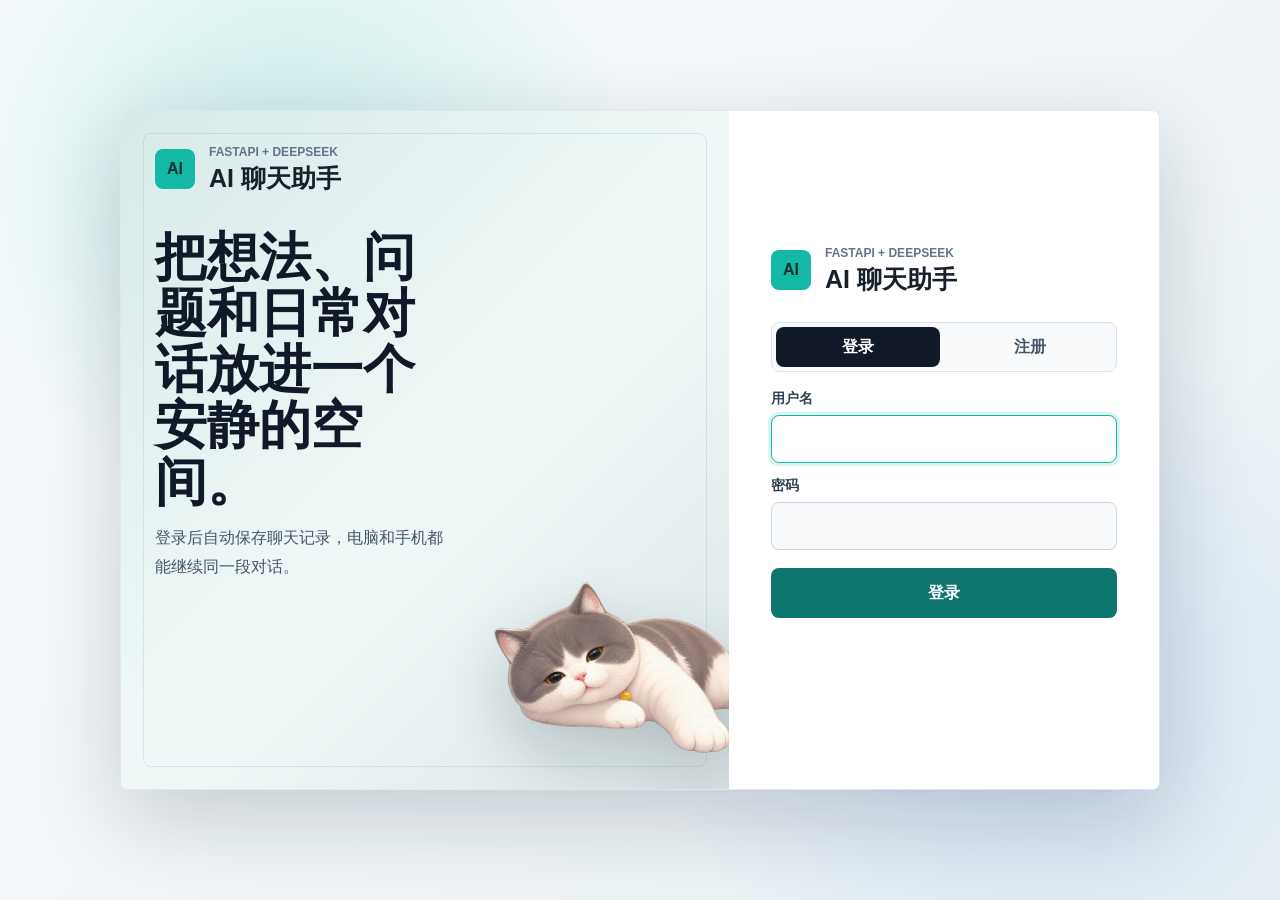
<file: static/index.html>
<!doctype html>
<html lang="zh-CN">
  <head>
    <meta charset="utf-8" />
    <meta name="viewport" content="width=device-width, initial-scale=1" />
    <title>AI Chat Assistant</title>
    <link rel="stylesheet" href="/static/styles.css" />
  </head>
  <body>
    <section id="auth-screen" class="auth-screen">
      <div class="auth-shell">
        <div class="auth-hero" aria-hidden="true">
          <div class="auth-hero-brand">
            <span class="brand-mark">AI</span>
            <div>
              <p class="eyebrow">FastAPI + DeepSeek</p>
              <h1>AI 聊天助手</h1>
            </div>
          </div>
          <div class="auth-hero-copy">
            <h2>把想法、问题和日常对话放进一个安静的空间。</h2>
            <p>登录后自动保存聊天记录，电脑和手机都能继续同一段对话。</p>
          </div>
          <img class="auth-cat" src="/static/assets/cat-mascot.png" alt="" />
        </div>

        <div class="auth-card">
          <div class="auth-brand">
            <span class="brand-mark">AI</span>
            <div>
              <p class="eyebrow">FastAPI + DeepSeek</p>
              <h1>AI 聊天助手</h1>
            </div>
          </div>

          <div class="auth-tabs" role="tablist" aria-label="登录或注册">
            <button id="login-tab" class="auth-tab active" type="button">登录</button>
            <button id="register-tab" class="auth-tab" type="button">注册</button>
          </div>

          <form id="auth-form" class="auth-form">
            <label>
              用户名
              <input id="auth-username" name="username" autocomplete="username" required />
            </label>
            <label>
              密码
              <input id="auth-password" name="password" type="password" autocomplete="current-password" required />
            </label>
            <button id="auth-submit" type="submit">登录</button>
            <p id="auth-message" class="auth-message"></p>
          </form>
        </div>
      </div>
    </section>

    <main id="app-shell" class="app-shell is-hidden">
      <div id="sidebar-backdrop" class="sidebar-backdrop" aria-hidden="true"></div>

      <aside class="sidebar" aria-label="聊天记录">
        <div class="sidebar-header">
          <div class="brand-block">
            <span class="brand-mark">AI</span>
            <div>
            <p class="eyebrow">History</p>
            <h2>聊天记录</h2>
            </div>
          </div>
          <button id="new-chat-button" class="secondary-button" type="button">+ 新对话</button>
        </div>
        <div id="session-list" class="session-list"></div>
      </aside>

      <section class="chat-panel" aria-label="AI chat">
        <header class="chat-header">
          <div class="chat-title-row">
            <button id="history-toggle-button" class="icon-button history-toggle" type="button" aria-label="打开聊天记录">
              ☰
            </button>
            <div>
              <p class="eyebrow">FastAPI + DeepSeek</p>
              <h1>AI 聊天助手</h1>
            </div>
          </div>
          <div class="header-actions">
            <span id="user-pill" class="user-pill"></span>
            <span id="usage-pill" class="usage-pill"></span>
            <span id="status" class="status">本地运行中</span>
            <div class="more-menu">
              <button id="more-button" class="icon-button" type="button" aria-label="更多操作" aria-expanded="false">
                ⋯
              </button>
              <div id="more-menu-panel" class="more-menu-panel is-hidden">
                <button id="admin-button" class="secondary-button is-hidden" type="button">后台</button>
                <button id="recharge-button" class="secondary-button" type="button">充值</button>
                <button id="clear-chat-button" class="secondary-button" type="button">清空</button>
                <button id="logout-button" class="secondary-button" type="button">退出</button>
              </div>
            </div>
          </div>
        </header>

        <img class="chat-cat-decoration" src="/static/assets/cat-mascot.png" alt="" aria-hidden="true" />

        <div id="messages" class="messages" aria-live="polite"></div>

        <form id="chat-form" class="composer">
          <textarea
            id="message-input"
            name="message"
            rows="2"
            placeholder="输入你的问题，例如：什么是 Docker？"
            autocomplete="off"
            required
          ></textarea>
          <button id="send-button" type="submit">发送</button>
        </form>
      </section>

      <div id="recharge-modal" class="modal-backdrop is-hidden">
        <div class="modal-card recharge-card" role="dialog" aria-modal="true" aria-labelledby="recharge-title">
          <h2 id="recharge-title">充值次数</h2>
          <p id="recharge-summary">请选择一个充值套餐。</p>
          <div id="package-list" class="package-list"></div>
          <p id="recharge-order-status" class="recharge-note">当前为模拟支付流程，后续可替换为微信支付二维码。</p>
          <button id="recharge-close-button" type="button">知道了</button>
        </div>
      </div>
    </main>

    <script src="/static/app.js"></script>
  </body>
</html>
</file>
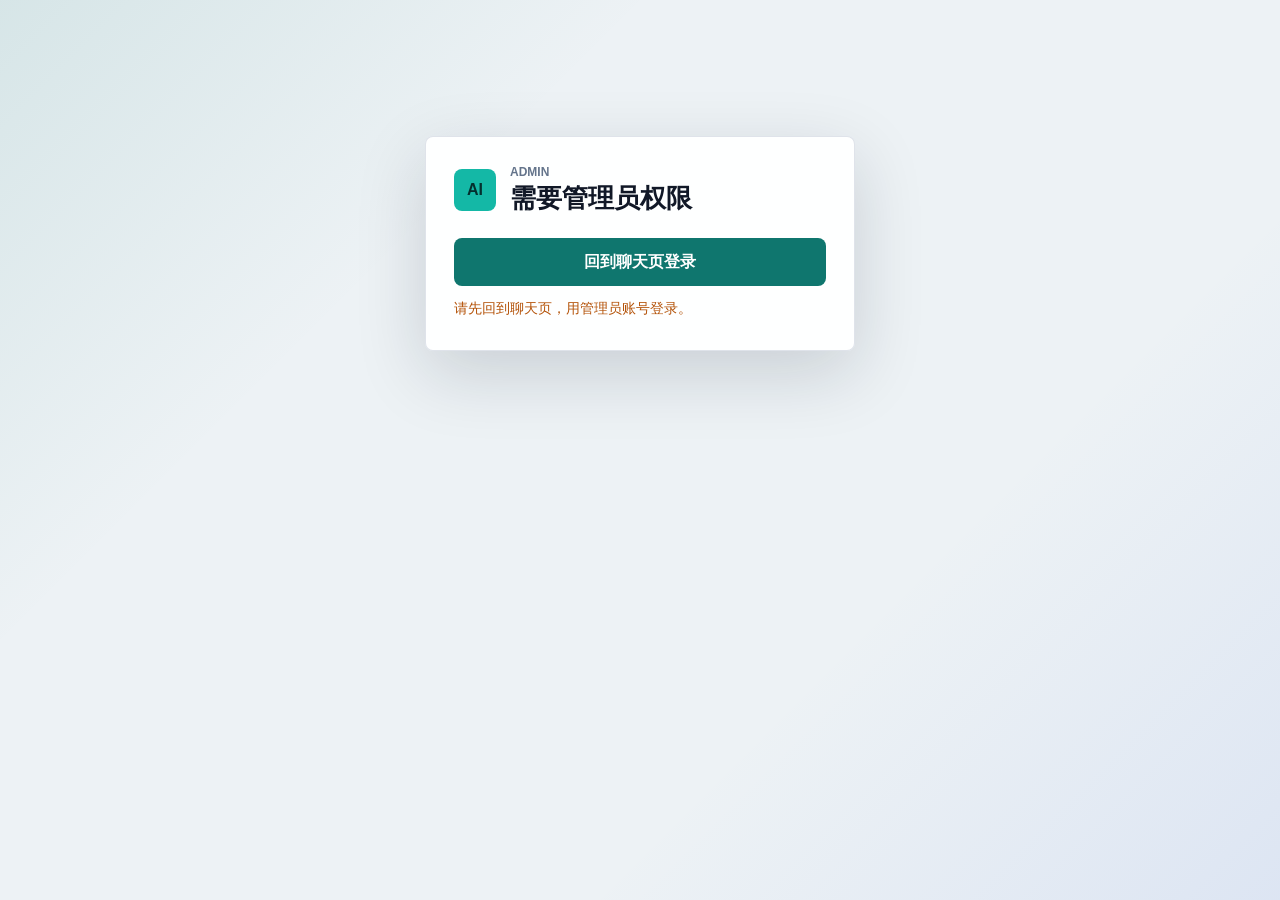
<file: static/admin.html>
<!doctype html>
<html lang="zh-CN">
  <head>
    <meta charset="utf-8" />
    <meta name="viewport" content="width=device-width, initial-scale=1" />
    <title>AI Chat Admin</title>
    <link rel="stylesheet" href="/static/admin.css" />
  </head>
  <body>
    <main class="admin-shell">
      <section id="login-panel" class="login-panel">
        <div class="brand">
          <span class="brand-mark">AI</span>
          <div>
            <p>Admin</p>
            <h1 id="access-title">需要管理员权限</h1>
          </div>
        </div>
        <form id="login-form" class="login-form">
          <button type="submit">回到聊天页登录</button>
          <p id="login-message" class="message"></p>
        </form>
      </section>

      <section id="dashboard" class="dashboard is-hidden">
        <header class="dashboard-header">
          <div>
            <p>Admin Dashboard</p>
            <h1>AI 聊天助手后台</h1>
          </div>
          <div class="header-actions">
            <span id="admin-user" class="admin-user"></span>
            <button id="refresh-button" type="button">刷新</button>
            <button id="logout-button" type="button">退出</button>
          </div>
        </header>

        <section class="stats-grid" aria-label="统计概览">
          <article class="stat-card">
            <span>用户数量</span>
            <strong id="user-count">0</strong>
          </article>
          <article class="stat-card">
            <span>聊天会话</span>
            <strong id="session-count">0</strong>
          </article>
          <article class="stat-card">
            <span>消息总数</span>
            <strong id="message-count">0</strong>
          </article>
          <article class="stat-card">
            <span>今日调用</span>
            <strong id="today-used">0</strong>
          </article>
        </section>

        <section class="table-panel">
          <div class="panel-header">
            <div>
              <p>Users</p>
              <h2>用户使用情况</h2>
            </div>
            <span id="limit-label"></span>
          </div>
          <div class="table-wrap">
            <table>
              <thead>
                <tr>
                  <th>用户</th>
                  <th>注册时间</th>
                  <th>会话</th>
                  <th>消息</th>
                  <th>今日使用</th>
                  <th>剩余次数</th>
                  <th>充值余额</th>
                  <th>权限</th>
                  <th>操作</th>
                </tr>
              </thead>
              <tbody id="user-table"></tbody>
            </table>
          </div>
        </section>

        <section id="detail-panel" class="detail-panel is-hidden">
          <div class="panel-header">
            <div>
              <p>User Detail</p>
              <h2 id="detail-title">最近聊天记录</h2>
            </div>
            <button id="close-detail-button" type="button">关闭</button>
          </div>
          <div id="detail-content" class="detail-content"></div>
        </section>
      </section>

      <div id="limit-modal" class="modal-backdrop is-hidden">
        <form id="limit-form" class="modal-card">
          <h2>修改每日额度</h2>
          <p id="limit-modal-user"></p>
          <label>
            每日额度
            <input id="limit-input" type="number" min="0" max="10000" step="1" required />
          </label>
          <div class="modal-actions">
            <button id="limit-cancel-button" type="button">取消</button>
            <button type="submit">保存</button>
          </div>
        </form>
      </div>

      <div id="recharge-modal" class="modal-backdrop is-hidden">
        <form id="recharge-form" class="modal-card">
          <h2>手动充值</h2>
          <p id="recharge-modal-user"></p>
          <label>
            增加次数
            <input id="recharge-input" type="number" min="1" max="10000" step="1" required />
          </label>
          <label>
            备注
            <input id="recharge-note-input" type="text" maxlength="120" placeholder="例如：微信转账 10 元" />
          </label>
          <div class="modal-actions">
            <button id="recharge-cancel-button" type="button">取消</button>
            <button type="submit">确认充值</button>
          </div>
        </form>
      </div>
    </main>

    <script src="/static/admin.js"></script>
  </body>
</html>
</file>
<file: static/styles.css>
:root {
  color-scheme: light;
  font-family: Inter, "Microsoft YaHei", "PingFang SC", Arial, sans-serif;
  background: #edf2f5;
  color: #18202a;
}

* {
  box-sizing: border-box;
}

body {
  margin: 0;
  min-height: 100vh;
  overflow: hidden;
  background:
    linear-gradient(135deg, rgba(37, 99, 235, 0.09), transparent 32%),
    linear-gradient(315deg, rgba(217, 119, 6, 0.1), transparent 30%),
    #edf2f5;
}

button,
input,
textarea {
  font: inherit;
}

button {
  cursor: pointer;
}

.is-hidden {
  display: none !important;
}

.auth-screen {
  min-height: 100vh;
  display: grid;
  place-items: center;
  padding: 32px;
  background:
    radial-gradient(circle at 22% 18%, rgba(20, 184, 166, 0.18), transparent 28%),
    radial-gradient(circle at 80% 76%, rgba(59, 130, 246, 0.14), transparent 30%),
    linear-gradient(135deg, #f8fbfc 0%, #e8f0f3 100%);
}

.auth-shell {
  width: min(1040px, 100%);
  min-height: min(680px, calc(100vh - 64px));
  display: grid;
  grid-template-columns: minmax(0, 1.15fr) minmax(360px, 430px);
  overflow: hidden;
  border: 1px solid rgba(148, 163, 184, 0.24);
  border-radius: 8px;
  background: rgba(255, 255, 255, 0.74);
  box-shadow: 0 28px 90px rgba(15, 23, 42, 0.18);
  backdrop-filter: blur(18px);
}

.auth-hero {
  position: relative;
  min-height: 620px;
  display: flex;
  flex-direction: column;
  justify-content: flex-start;
  overflow: hidden;
  padding: 34px;
  background:
    linear-gradient(135deg, rgba(15, 118, 110, 0.1), transparent 48%),
    linear-gradient(315deg, rgba(15, 23, 42, 0.08), transparent 42%),
    #eef7f6;
}

.auth-hero::before {
  content: "";
  position: absolute;
  inset: 22px;
  border: 1px solid rgba(15, 118, 110, 0.12);
  border-radius: 8px;
  pointer-events: none;
}

.auth-hero-brand {
  position: relative;
  z-index: 2;
  display: flex;
  align-items: center;
  gap: 14px;
}

.auth-hero-copy {
  position: relative;
  z-index: 2;
  width: min(340px, 56%);
  margin-top: 36px;
}

.auth-hero-copy h2 {
  margin: 0 0 14px;
  color: #111827;
  font-size: clamp(32px, 4.4vw, 52px);
  line-height: 1.08;
  font-weight: 900;
}

.auth-hero-copy p {
  margin: 0;
  color: #475569;
  font-size: 16px;
  line-height: 1.8;
}

.auth-cat {
  position: absolute;
  right: -72px;
  bottom: -4px;
  z-index: 1;
  width: min(380px, 56%);
  opacity: 0.96;
  filter: drop-shadow(0 26px 34px rgba(15, 23, 42, 0.22));
}

.auth-card {
  width: 100%;
  display: flex;
  flex-direction: column;
  justify-content: center;
  padding: 42px;
  background: rgba(255, 255, 255, 0.96);
}

.auth-brand {
  display: flex;
  align-items: center;
  gap: 14px;
  margin-bottom: 28px;
}

.auth-tabs {
  display: grid;
  grid-template-columns: 1fr 1fr;
  gap: 8px;
  padding: 4px;
  margin-bottom: 18px;
  border: 1px solid #dbe3ee;
  border-radius: 8px;
  background: #f8fafc;
}

.auth-tab {
  width: 100%;
  height: 40px;
  min-width: 0;
  border-radius: 8px;
  background: transparent;
  color: #475569;
  box-shadow: none;
}

.auth-tab.active {
  background: #111827;
  color: #ffffff;
}

.auth-form {
  display: grid;
  gap: 14px;
}

.auth-form label {
  display: grid;
  gap: 7px;
  color: #334155;
  font-size: 14px;
  font-weight: 800;
}

.auth-form input {
  width: 100%;
  height: 48px;
  border: 1px solid #cbd5e1;
  border-radius: 8px;
  padding: 0 13px;
  color: #111827;
  background: #f8fafc;
  outline: none;
}

.auth-form input:focus {
  border-color: #14b8a6;
  background: #ffffff;
  box-shadow: 0 0 0 3px rgba(20, 184, 166, 0.16);
}

.auth-form button[type="submit"] {
  width: 100%;
  margin-top: 4px;
  background: #0f766e;
}

.auth-message {
  min-height: 22px;
  margin: 0;
  color: #b45309;
  font-size: 14px;
  line-height: 1.5;
}

.app-shell {
  position: relative;
  width: 100vw;
  height: 100vh;
  display: grid;
  grid-template-columns: 320px minmax(0, 1fr);
  gap: 0;
  padding: 0;
}

.sidebar-backdrop {
  display: none;
}

.sidebar,
.chat-panel {
  height: 100vh;
  min-height: 0;
  border: 0;
  border-radius: 0;
  overflow: hidden;
  box-shadow: none;
}

.sidebar {
  display: grid;
  grid-template-rows: auto 1fr;
  background: #111827;
  color: #f8fafc;
}

.chat-panel {
  position: relative;
  width: 100%;
  display: grid;
  grid-template-rows: auto 1fr auto;
  background: #f8fafc;
}

.chat-cat-decoration {
  position: absolute;
  right: clamp(28px, 4vw, 64px);
  bottom: 104px;
  z-index: 2;
  width: clamp(132px, 13vw, 210px);
  height: auto;
  opacity: 0.2;
  pointer-events: none;
  filter: drop-shadow(0 18px 22px rgba(15, 23, 42, 0.14));
}

.sidebar-header,
.chat-header {
  display: flex;
  align-items: center;
  justify-content: space-between;
  gap: 16px;
}

.sidebar-header {
  padding: 20px 18px;
  border-bottom: 1px solid rgba(255, 255, 255, 0.1);
}

.chat-header {
  position: relative;
  z-index: 30;
  padding: 22px 24px;
  border-bottom: 1px solid #e2e8f0;
  background: rgba(255, 255, 255, 0.94);
  backdrop-filter: blur(16px);
  box-shadow: 0 8px 26px rgba(15, 23, 42, 0.04);
}

.chat-title-row {
  display: flex;
  align-items: center;
  min-width: 0;
  gap: 12px;
}

.brand-block {
  display: flex;
  align-items: center;
  min-width: 0;
  gap: 12px;
}

.brand-mark {
  width: 40px;
  height: 40px;
  display: grid;
  place-items: center;
  flex: 0 0 auto;
  border-radius: 8px;
  background: #14b8a6;
  color: #042f2e;
  font-weight: 900;
  letter-spacing: 0;
}

.eyebrow {
  margin: 0 0 4px;
  color: #64748b;
  font-size: 12px;
  font-weight: 700;
  text-transform: uppercase;
}

.sidebar .eyebrow {
  color: #94a3b8;
}

h1,
h2 {
  margin: 0;
  line-height: 1.2;
}

h1 {
  font-size: 25px;
}

h2 {
  font-size: 19px;
}

.header-actions {
  display: flex;
  align-items: center;
  gap: 10px;
}

.icon-button {
  width: 42px;
  min-width: 42px;
  height: 42px;
  display: grid;
  place-items: center;
  padding: 0;
  border: 1px solid #cbd5e1;
  border-radius: 8px;
  background: #ffffff;
  color: #172033;
  font-size: 22px;
  line-height: 1;
  box-shadow: none;
}

.history-toggle {
  display: none;
}

.more-menu {
  position: relative;
}

.more-menu-panel {
  position: absolute;
  top: calc(100% + 8px);
  right: 0;
  z-index: 60;
  display: grid;
  min-width: 148px;
  gap: 8px;
  padding: 8px;
  border: 1px solid #dbe3ee;
  border-radius: 8px;
  background: #ffffff;
  box-shadow: 0 18px 40px rgba(15, 23, 42, 0.16);
}

.more-menu-panel .secondary-button {
  width: 100%;
  justify-content: center;
}

.user-pill {
  max-width: 150px;
  padding: 8px 11px;
  overflow: hidden;
  border-radius: 999px;
  background: #eef2ff;
  color: #3730a3;
  font-size: 13px;
  font-weight: 800;
  text-overflow: ellipsis;
  white-space: nowrap;
}

.usage-pill {
  max-width: 180px;
  padding: 8px 11px;
  overflow: hidden;
  border-radius: 999px;
  background: #fff7ed;
  color: #9a3412;
  font-size: 13px;
  font-weight: 800;
  text-overflow: ellipsis;
  white-space: nowrap;
}

.usage-pill.unlimited {
  background: #f0fdfa;
  color: #0f766e;
}

.status {
  position: relative;
  flex: 0 0 auto;
  padding: 8px 11px 8px 25px;
  border-radius: 999px;
  background: #ecfdf3;
  color: #166534;
  font-size: 13px;
  font-weight: 700;
}

.status::before {
  content: "";
  position: absolute;
  left: 11px;
  top: 50%;
  width: 7px;
  height: 7px;
  border-radius: 999px;
  background: #22c55e;
  transform: translateY(-50%);
}

.status.error {
  background: #fef2f2;
  color: #991b1b;
}

.status.error::before {
  background: #ef4444;
}

.session-list {
  overflow-y: auto;
  padding: 12px;
  background: #0f172a;
}

.session-item {
  width: 100%;
  height: auto;
  display: grid;
  gap: 8px;
  margin-bottom: 9px;
  padding: 12px;
  border: 1px solid transparent;
  border-radius: 8px;
  background: rgba(255, 255, 255, 0.04);
  color: #e5e7eb;
  text-align: left;
  font-weight: 600;
  transition: background 0.16s ease, border-color 0.16s ease, transform 0.16s ease;
}

.session-open {
  width: 100%;
  height: auto;
  min-height: 44px;
  min-width: 0;
  padding: 0;
  border: 0;
  background: transparent;
  color: inherit;
  text-align: left;
  box-shadow: none;
}

.session-open:hover {
  transform: none;
}

.session-item:hover {
  background: rgba(255, 255, 255, 0.08);
  border-color: rgba(20, 184, 166, 0.42);
  transform: translateY(-1px);
}

.session-item.active {
  background: #f8fafc;
  border-color: #14b8a6;
  color: #111827;
}

.session-title,
.session-meta {
  display: block;
  overflow: hidden;
  text-overflow: ellipsis;
  white-space: nowrap;
}

.session-title {
  margin-bottom: 6px;
}

.session-meta {
  color: #94a3b8;
  font-size: 12px;
  font-weight: 500;
}

.session-item.active .session-meta {
  color: #64748b;
}

.session-actions {
  display: grid;
  grid-template-columns: 1fr 1fr;
  gap: 8px;
}

.session-action {
  width: 100%;
  height: 30px;
  min-width: 0;
  border: 1px solid rgba(148, 163, 184, 0.24);
  border-radius: 8px;
  background: rgba(255, 255, 255, 0.06);
  color: #cbd5e1;
  font-size: 12px;
  font-weight: 800;
  box-shadow: none;
}

.session-action:hover {
  background: rgba(255, 255, 255, 0.12);
}

.session-action.danger {
  color: #fecaca;
}

.session-item.active .session-action {
  border-color: #dbe3ee;
  background: #ffffff;
  color: #475569;
}

.session-item.active .session-action.danger {
  color: #b91c1c;
}

.messages {
  position: relative;
  z-index: 0;
  overflow-y: auto;
  padding: 34px clamp(28px, 5vw, 76px);
  background:
    linear-gradient(#eef4f7 1px, transparent 1px),
    linear-gradient(90deg, #eef4f7 1px, transparent 1px),
    #f8fafc;
  background-size: 28px 28px;
}

.message {
  display: flex;
  align-items: flex-start;
  gap: 10px;
  margin-bottom: 22px;
}

.message-content {
  display: grid;
  max-width: min(780px, 76%);
  gap: 6px;
}

.message::before,
.message::after {
  width: 32px;
  height: 32px;
  display: grid;
  place-items: center;
  flex: 0 0 auto;
  border-radius: 8px;
  font-size: 12px;
  font-weight: 900;
  letter-spacing: 0;
}

.message.assistant::before {
  content: "AI";
  background: #ccfbf1;
  color: #115e59;
}

.message.user {
  justify-content: flex-end;
}

.message.user::after {
  content: "我";
  background: #dbeafe;
  color: #1d4ed8;
}

.bubble {
  padding: 14px 16px;
  border-radius: 8px;
  line-height: 1.7;
  white-space: pre-wrap;
  overflow-wrap: anywhere;
  box-shadow: 0 14px 30px rgba(15, 23, 42, 0.08);
}

.message-tools {
  display: flex;
  flex-wrap: wrap;
  gap: 6px;
}

.message-tool {
  width: max-content;
  min-width: 0;
  height: 28px;
  padding: 0 10px;
  border: 1px solid #dbe3ee;
  border-radius: 8px;
  background: rgba(255, 255, 255, 0.86);
  color: #64748b;
  font-size: 12px;
  font-weight: 800;
  box-shadow: none;
}

.message-tool:hover {
  background: #f8fafc;
  color: #0f766e;
}

.user .message-content {
  justify-items: end;
}

.assistant .bubble {
  background: rgba(255, 255, 255, 0.96);
  border: 1px solid #e2e8f0;
  color: #172033;
}

.assistant .bubble.is-streaming::after {
  content: "";
  display: inline-block;
  width: 7px;
  height: 1.15em;
  margin-left: 3px;
  border-radius: 999px;
  background: #14b8a6;
  vertical-align: -0.18em;
  animation: cursor-blink 0.9s infinite;
}

.user .bubble {
  background: #1d4ed8;
  color: #ffffff;
  box-shadow: 0 10px 24px rgba(29, 78, 216, 0.18);
}

.typing .bubble {
  color: #0f766e;
}

.typing-dots {
  display: inline-flex;
  gap: 4px;
  margin-left: 4px;
  vertical-align: middle;
}

.typing-dots span {
  width: 6px;
  height: 6px;
  border-radius: 999px;
  background: #14b8a6;
  animation: typing-bounce 1s infinite ease-in-out;
}

.typing-dots span:nth-child(2) {
  animation-delay: 0.15s;
}

.typing-dots span:nth-child(3) {
  animation-delay: 0.3s;
}

@keyframes typing-bounce {
  0%,
  80%,
  100% {
    transform: translateY(0);
    opacity: 0.45;
  }

  40% {
    transform: translateY(-4px);
    opacity: 1;
  }
}

@keyframes cursor-blink {
  0%,
  48% {
    opacity: 1;
  }

  49%,
  100% {
    opacity: 0;
  }
}

.composer {
  display: grid;
  grid-template-columns: 1fr auto;
  gap: 12px;
  padding: 18px clamp(24px, 4vw, 64px);
  border-top: 1px solid #e2e8f0;
  background: rgba(255, 255, 255, 0.96);
  box-shadow: 0 -12px 30px rgba(15, 23, 42, 0.04);
  backdrop-filter: blur(14px);
}

textarea {
  width: 100%;
  min-height: 54px;
  max-height: 160px;
  resize: vertical;
  border: 1px solid #cbd5e1;
  border-radius: 8px;
  padding: 14px 15px;
  line-height: 1.5;
  color: #111827;
  background: #ffffff;
  outline: none;
  box-shadow: inset 0 1px 0 rgba(15, 23, 42, 0.03);
}

textarea:focus {
  border-color: #14b8a6;
  background: #ffffff;
  box-shadow: 0 0 0 3px rgba(20, 184, 166, 0.16);
}

input::placeholder,
textarea::placeholder {
  color: #8793a5;
}

button {
  min-width: 88px;
  height: 50px;
  border: 0;
  border-radius: 8px;
  background: #111827;
  color: #ffffff;
  font-weight: 800;
  transition: transform 0.16s ease, box-shadow 0.16s ease, background 0.16s ease;
}

button:hover {
  transform: translateY(-1px);
}

#send-button {
  background: #0f766e;
  box-shadow: 0 10px 22px rgba(15, 118, 110, 0.22);
}

#send-button:hover {
  background: #115e59;
}

.secondary-button {
  min-width: auto;
  height: 38px;
  padding: 0 12px;
  border: 1px solid #cbd5e1;
  background: #ffffff;
  color: #18202a;
  font-size: 14px;
  font-weight: 800;
}

.sidebar .secondary-button {
  border-color: rgba(20, 184, 166, 0.4);
  background: #14b8a6;
  color: #042f2e;
}

.secondary-button:hover {
  background: #f1f5f9;
}

.sidebar .secondary-button:hover {
  background: #2dd4bf;
}

button:disabled {
  cursor: not-allowed;
  opacity: 0.6;
  transform: none;
}

.modal-backdrop {
  position: fixed;
  inset: 0;
  z-index: 80;
  display: grid;
  place-items: center;
  padding: 20px;
  background: rgba(15, 23, 42, 0.36);
}

.modal-card {
  width: min(390px, 100%);
  display: grid;
  gap: 14px;
  padding: 24px;
  border: 1px solid rgba(148, 163, 184, 0.24);
  border-radius: 8px;
  background: #ffffff;
  box-shadow: 0 24px 80px rgba(15, 23, 42, 0.24);
}

.modal-card h2,
.modal-card p {
  margin: 0;
}

.modal-card h2 {
  font-size: 21px;
}

.modal-card p {
  color: #475569;
  line-height: 1.7;
}

.recharge-note {
  padding: 12px;
  border-radius: 8px;
  background: #f0fdfa;
  color: #0f766e;
  font-weight: 700;
}

.modal-card button {
  width: 100%;
  background: #0f766e;
}

.package-list {
  display: grid;
  gap: 10px;
}

.package-option {
  width: 100%;
  height: auto;
  min-height: 72px;
  display: grid;
  grid-template-columns: 1fr auto;
  gap: 4px 12px;
  padding: 13px 14px;
  border: 1px solid #dbe3ee;
  background: linear-gradient(135deg, #ffffff, #f8fffd);
  color: #172033;
  text-align: left;
  box-shadow: 0 10px 22px rgba(15, 23, 42, 0.06);
}

.package-option:hover {
  border-color: #14b8a6;
  background: #f8fffd;
  box-shadow: 0 16px 30px rgba(15, 118, 110, 0.14);
}

.package-option span,
.package-option strong,
.package-option small {
  display: block;
}

.package-option strong {
  color: #0f766e;
}

.package-option small {
  grid-column: 1 / -1;
  color: #64748b;
}

.mock-order-card {
  display: grid;
  gap: 10px;
  place-items: center;
  padding: 18px;
  border: 1px dashed #14b8a6;
  border-radius: 8px;
  background: #f8fffd;
  text-align: center;
}

.mock-order-card::before {
  content: "";
  width: 132px;
  height: 132px;
  border-radius: 8px;
  background:
    linear-gradient(90deg, #0f766e 12px, transparent 12px) 0 0 / 28px 28px,
    linear-gradient(#0f766e 12px, transparent 12px) 0 0 / 28px 28px,
    #ffffff;
  box-shadow: inset 0 0 0 8px #ffffff, 0 0 0 1px #dbe3ee;
}

.mock-order-card span {
  color: #64748b;
  font-size: 13px;
  font-weight: 800;
}

.mock-order-card strong {
  color: #0f766e;
  font-size: 24px;
}

.mock-order-card small,
.empty-inline {
  color: #64748b;
  font-size: 13px;
}

.messages::-webkit-scrollbar,
.session-list::-webkit-scrollbar {
  width: 10px;
}

.messages::-webkit-scrollbar-thumb,
.session-list::-webkit-scrollbar-thumb {
  border: 3px solid transparent;
  border-radius: 999px;
  background: rgba(100, 116, 139, 0.55);
  background-clip: content-box;
}

@media (max-width: 860px) {
  body {
    overflow: hidden;
  }

  .app-shell {
    grid-template-columns: 1fr;
    padding: 0;
    gap: 0;
    align-items: stretch;
  }

  .sidebar-backdrop {
    position: fixed;
    inset: 0;
    z-index: 30;
    display: block;
    pointer-events: none;
    background: rgba(15, 23, 42, 0);
    transition: background 0.18s ease;
  }

  .app-shell.sidebar-open .sidebar-backdrop {
    pointer-events: auto;
    background: rgba(15, 23, 42, 0.36);
  }

  .sidebar {
    position: fixed;
    inset: 0 auto 0 0;
    z-index: 40;
    width: min(86vw, 340px);
    height: 100vh;
    min-height: 100vh;
    border: 0;
    border-radius: 0;
    box-shadow: none;
    transform: translateX(-100%);
    transition: transform 0.2s ease;
  }

  .app-shell.sidebar-open .sidebar {
    transform: translateX(0);
  }

  .session-list {
    display: block;
    overflow-y: auto;
    padding: 12px;
  }

  .session-item {
    margin-bottom: 9px;
  }

  .chat-panel {
    height: 100vh;
    min-height: 100vh;
    border: 0;
    border-radius: 0;
    box-shadow: none;
  }

  .chat-cat-decoration {
    right: 18px;
    bottom: 96px;
    width: 108px;
    opacity: 0.12;
  }

  .chat-header {
    align-items: center;
    padding: 12px;
  }

  .history-toggle {
    display: grid;
  }

  .chat-header h1 {
    font-size: 20px;
  }

  .chat-header .eyebrow {
    display: none;
  }

  .messages {
    padding: 16px 12px 18px;
    overscroll-behavior: contain;
  }

  .composer {
    grid-template-columns: 1fr auto;
    gap: 8px;
    padding: 10px 10px calc(10px + env(safe-area-inset-bottom));
  }

  textarea {
    min-height: 48px;
    max-height: 118px;
    padding: 12px;
    resize: none;
  }

  #send-button {
    width: 58px;
    min-width: 58px;
    height: 48px;
    padding: 0;
  }

  .header-actions {
    margin-left: auto;
    gap: 7px;
  }

  .user-pill,
  .usage-pill,
  .status {
    max-width: 120px;
    padding: 7px 9px;
    font-size: 12px;
  }

  .status {
    display: none;
  }

  .more-menu-panel {
    position: fixed;
    top: 62px;
    right: 12px;
  }

  .more-menu-panel .secondary-button {
    width: 100%;
  }

  .message {
    gap: 8px;
    margin-bottom: 14px;
  }

  .message::before,
  .message::after {
    width: 28px;
    height: 28px;
    font-size: 11px;
  }

  .message-content {
    max-width: min(100%, 76vw);
  }

  .bubble {
    padding: 11px 12px;
    font-size: 15px;
    line-height: 1.65;
  }
}

@media (max-width: 820px) {
  .auth-screen {
    min-height: 100vh;
    padding: 18px;
    overflow-y: auto;
  }

  .auth-shell {
    min-height: 0;
    grid-template-columns: 1fr;
  }

  .auth-hero {
    min-height: 300px;
    padding: 24px;
  }

  .auth-hero-copy {
    width: min(420px, 78%);
    margin-top: 28px;
    margin-bottom: 0;
  }

  .auth-hero-copy h2 {
    font-size: 30px;
  }

  .auth-hero-copy p {
    font-size: 14px;
  }

  .auth-cat {
    right: -24px;
    bottom: -12px;
    width: min(280px, 48%);
  }

  .auth-card {
    padding: 28px;
  }
}

@media (max-width: 520px) {
  .auth-screen {
    padding: 0;
    background: #f8fafc;
  }

  .auth-shell {
    width: 100%;
    min-height: 100vh;
    border: 0;
    border-radius: 0;
    box-shadow: none;
  }

  .auth-hero {
    min-height: 250px;
    padding: 20px;
  }

  .auth-hero::before {
    inset: 12px;
  }

  .auth-hero-copy {
    width: 72%;
    margin-top: 18px;
  }

  .auth-hero-copy h2 {
    font-size: 25px;
  }

  .auth-hero-copy p {
    display: none;
  }

  .auth-cat {
    right: -46px;
    bottom: -18px;
    width: 230px;
  }

  .auth-card {
    padding: 24px 20px 28px;
  }
}
</file>
<file: static/admin.css>
:root {
  color-scheme: light;
  font-family: Inter, "Microsoft YaHei", "PingFang SC", Arial, sans-serif;
  background: #edf2f5;
  color: #111827;
}

* {
  box-sizing: border-box;
}

body {
  min-height: 100vh;
  margin: 0;
  background:
    linear-gradient(135deg, rgba(15, 118, 110, 0.1), transparent 30%),
    linear-gradient(315deg, rgba(29, 78, 216, 0.08), transparent 32%),
    #edf2f5;
}

button,
input {
  font: inherit;
}

button {
  height: 40px;
  border: 0;
  border-radius: 8px;
  padding: 0 14px;
  background: #111827;
  color: #ffffff;
  font-weight: 800;
  cursor: pointer;
}

.is-hidden {
  display: none !important;
}

.admin-shell {
  min-height: 100vh;
  padding: 28px;
}

.login-panel {
  width: min(430px, 100%);
  margin: 12vh auto 0;
  padding: 28px;
  border: 1px solid rgba(148, 163, 184, 0.3);
  border-radius: 8px;
  background: rgba(255, 255, 255, 0.95);
  box-shadow: 0 22px 70px rgba(15, 23, 42, 0.16);
}

.brand {
  display: flex;
  align-items: center;
  gap: 14px;
  margin-bottom: 24px;
}

.brand-mark {
  width: 42px;
  height: 42px;
  display: grid;
  place-items: center;
  border-radius: 8px;
  background: #14b8a6;
  color: #042f2e;
  font-weight: 900;
}

.brand p,
.dashboard-header p,
.panel-header p {
  margin: 0 0 4px;
  color: #64748b;
  font-size: 12px;
  font-weight: 800;
  text-transform: uppercase;
}

h1,
h2 {
  margin: 0;
  line-height: 1.2;
}

h1 {
  font-size: 26px;
}

h2 {
  font-size: 20px;
}

.login-form {
  display: grid;
  gap: 14px;
}

.login-form label {
  display: grid;
  gap: 7px;
  color: #334155;
  font-size: 14px;
  font-weight: 800;
}

.login-form input {
  width: 100%;
  height: 48px;
  border: 1px solid #cbd5e1;
  border-radius: 8px;
  padding: 0 13px;
  background: #f8fafc;
  outline: none;
}

.login-form input:focus {
  border-color: #14b8a6;
  background: #ffffff;
  box-shadow: 0 0 0 3px rgba(20, 184, 166, 0.16);
}

.login-form button {
  height: 48px;
  background: #0f766e;
}

.message {
  min-height: 22px;
  margin: 0;
  color: #b45309;
  font-size: 14px;
}

.dashboard {
  max-width: 1180px;
  margin: 0 auto;
}

.dashboard-header,
.table-panel,
.stat-card {
  border: 1px solid rgba(148, 163, 184, 0.3);
  border-radius: 8px;
  background: rgba(255, 255, 255, 0.95);
  box-shadow: 0 18px 52px rgba(15, 23, 42, 0.12);
}

.dashboard-header {
  display: flex;
  align-items: center;
  justify-content: space-between;
  gap: 16px;
  padding: 22px;
  margin-bottom: 18px;
}

.header-actions {
  display: flex;
  align-items: center;
  gap: 10px;
}

.admin-user {
  padding: 8px 11px;
  border-radius: 999px;
  background: #eef2ff;
  color: #3730a3;
  font-size: 13px;
  font-weight: 800;
}

.stats-grid {
  display: grid;
  grid-template-columns: repeat(4, 1fr);
  gap: 14px;
  margin-bottom: 18px;
}

.stat-card {
  padding: 18px;
}

.stat-card span {
  display: block;
  margin-bottom: 8px;
  color: #64748b;
  font-size: 13px;
  font-weight: 800;
}

.stat-card strong {
  font-size: 32px;
  line-height: 1;
}

.table-panel {
  overflow: hidden;
  margin-bottom: 18px;
}

.panel-header {
  display: flex;
  align-items: center;
  justify-content: space-between;
  gap: 16px;
  padding: 18px 20px;
  border-bottom: 1px solid #e2e8f0;
}

#limit-label {
  color: #64748b;
  font-size: 13px;
  font-weight: 800;
}

.table-wrap {
  overflow-x: auto;
}

table {
  width: 100%;
  border-collapse: collapse;
}

th,
td {
  padding: 13px 16px;
  border-bottom: 1px solid #e2e8f0;
  text-align: left;
  white-space: nowrap;
}

th {
  color: #64748b;
  font-size: 12px;
  text-transform: uppercase;
}

td {
  font-size: 14px;
}

.badge {
  display: inline-flex;
  align-items: center;
  height: 26px;
  padding: 0 9px;
  border-radius: 999px;
  background: #e2e8f0;
  color: #334155;
  font-size: 12px;
  font-weight: 800;
}

.badge.admin {
  background: #eef2ff;
  color: #3730a3;
}

.badge.unlimited {
  background: #f0fdfa;
  color: #0f766e;
}

.disabled-row {
  background: #fff7ed;
}

.row-actions {
  display: flex;
  flex-wrap: wrap;
  gap: 8px;
}

.row-actions button {
  height: 30px;
  padding: 0 9px;
  background: #f1f5f9;
  color: #334155;
  font-size: 12px;
}

.row-actions button:hover {
  background: #e2e8f0;
}

.detail-panel {
  border: 1px solid rgba(148, 163, 184, 0.3);
  border-radius: 8px;
  background: rgba(255, 255, 255, 0.95);
  box-shadow: 0 18px 52px rgba(15, 23, 42, 0.12);
  overflow: hidden;
}

.detail-content {
  display: grid;
  gap: 14px;
  padding: 18px;
}

.session-detail {
  padding: 14px;
  border: 1px solid #e2e8f0;
  border-radius: 8px;
  background: #f8fafc;
}

.session-detail h3 {
  margin: 0 0 10px;
  font-size: 16px;
}

.detail-message {
  display: grid;
  grid-template-columns: 54px 1fr;
  gap: 10px;
  padding: 9px 0;
  border-top: 1px solid #e2e8f0;
  line-height: 1.55;
}

.detail-message strong {
  color: #64748b;
}

.detail-message span {
  white-space: pre-wrap;
}

.empty-state {
  margin: 0;
  color: #64748b;
}

.modal-backdrop {
  position: fixed;
  inset: 0;
  display: grid;
  place-items: center;
  padding: 20px;
  background: rgba(15, 23, 42, 0.38);
}

.modal-card {
  width: min(380px, 100%);
  display: grid;
  gap: 14px;
  padding: 22px;
  border-radius: 8px;
  background: #ffffff;
  box-shadow: 0 24px 80px rgba(15, 23, 42, 0.28);
}

.modal-card h2,
.modal-card p {
  margin: 0;
}

.modal-card p {
  color: #64748b;
}

.modal-card label {
  display: grid;
  gap: 7px;
  color: #334155;
  font-size: 14px;
  font-weight: 800;
}

.modal-card input {
  width: 100%;
  height: 46px;
  border: 1px solid #cbd5e1;
  border-radius: 8px;
  padding: 0 12px;
  outline: none;
}

.modal-card input:focus {
  border-color: #14b8a6;
  box-shadow: 0 0 0 3px rgba(20, 184, 166, 0.16);
}

.modal-actions {
  display: flex;
  justify-content: flex-end;
  gap: 10px;
}

.modal-actions button:first-child {
  background: #e2e8f0;
  color: #334155;
}

@media (max-width: 780px) {
  .admin-shell {
    padding: 16px;
  }

  .dashboard-header,
  .panel-header {
    align-items: flex-start;
    flex-direction: column;
  }

  .stats-grid {
    grid-template-columns: 1fr 1fr;
  }

  .header-actions {
    flex-wrap: wrap;
  }
}
</file>
